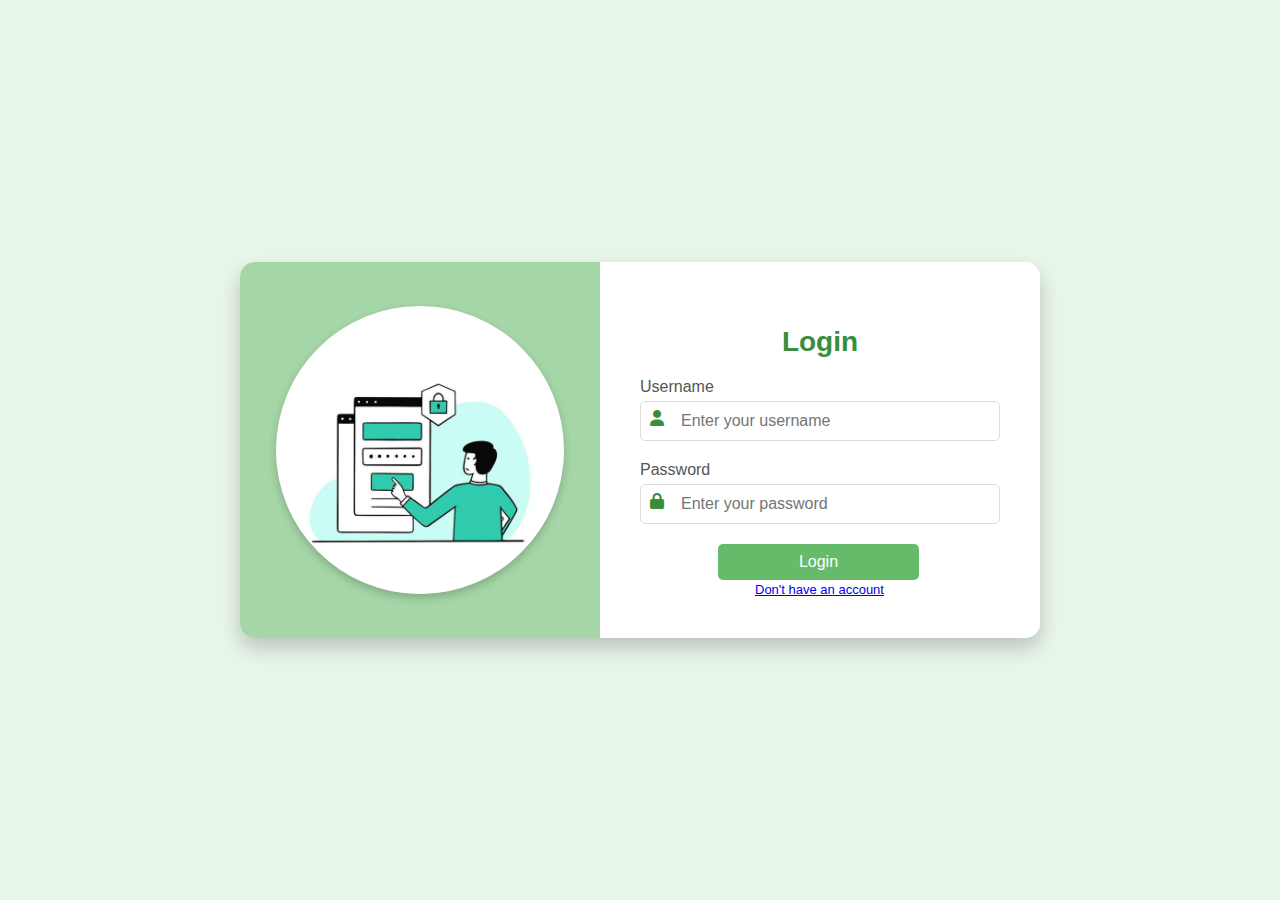
<file: index.html>
<!DOCTYPE html>
<html lang="en">
<head>
    <meta charset="UTF-8">
    <meta name="viewport" content="width=device-width, initial-scale=1.0">
    <title>Login</title>
    <!-- Link to Font Awesome for icons -->
    <link rel="stylesheet" href="https://cdnjs.cloudflare.com/ajax/libs/font-awesome/6.0.0-beta3/css/all.min.css">
</head>
<body>
    <style>
        body {
            font-family: 'Arial', sans-serif;
            background-color: #e8f5e9;
            display: flex;
            justify-content: center;
            align-items: center;
            height: 100vh;
            margin: 0;
        }

        .login-card {
            display: flex;
            background: #fff;
            border-radius: 15px;
            box-shadow: 0 10px 20px rgba(0, 0, 0, 0.2);
            overflow: hidden;
            max-width: 800px;
            width: 100%;
        }

        .image-section {
            flex: 1;
            background-color: #a5d6a7;
            display: flex;
            justify-content: center;
            align-items: center;
        }

        .image-section img {
            width: 80%;
            height: auto;
            border-radius: 50%;
            box-shadow: 0 4px 8px rgba(0, 0, 0, 0.2);
        }

        .form-section {
            flex: 1;
            padding: 40px;
            display: flex;
            flex-direction: column;
            justify-content: center;
            background-color: #ffffff;
        }
        .form-section a{
            font-size: small;
            margin-left: 115px;
        }

        .form-section h2 {
            margin-bottom: 20px;
            color: #388e3c;
            font-size: 28px;
            text-align: center;
        }

        .input-group {
            margin-bottom: 20px;
            position: relative;
        }

        .input-group label {
            display: block;
            margin-bottom: 5px;
            color: #555;
            font-size: 16px;
        }

        .input-group input {
            width: 100%;
            padding: 10px 40px;
            border: 1px solid #ddd;
            border-radius: 5px;
            font-size: 16px;
            box-sizing: border-box;
        }

        .input-group .fa {
            position: absolute;
            bottom: 10%;
            left: 10px;
            transform: translateY(-50%);
            color: #388e3c;
        }

        button {
            margin-left: 78px;
            padding: 9px;
            width: 201px;
            background-color: #66bb6a;
            border: none;
            border-radius: 5px;
            color: white;
            font-size: 16px;
            cursor: pointer;
            transition: background-color 0.3s ease;
        }

        button:hover {
            background-color: #4caf50;
        }
        
        button:focus {
            outline: none;
            box-shadow: 0 0 5px #4caf50;
        }

    </style>
    <div class="login-card">
        <div class="image-section">
            <img src="./login.jpg" alt="Login Image">
        </div>
        <div class="form-section">
            <h2>Login</h2>
            <form action="#" onsubmit="login(event)">
                <div class="input-group">
                    <label for="username">Username</label>
                    <i class="fa fa-user"></i>
                    <input type="text" id="username" placeholder="Enter your username">
                </div>
                <div class="input-group">
                    <label for="password">Password</label>
                    <i class="fa fa-lock"></i>
                    <input type="password" id="password" placeholder="Enter your password">
                </div>
                <button type="submit">Login</button> <br>
                <a href="./register.html">Don't have an account</a>
            </form>
        </div>
    </div>
    
    <script>
        function login(event) {
            event.preventDefault(); 
            
            const username = document.getElementById('username').value
            if(username){
                localStorage.setItem('USERNAME',username)
                window.location.href = './dashbord.html';
            } else {
                alert('Please enter your username');
            }

        }
    </script>
    
    </div>
</body>
</html>
</file>
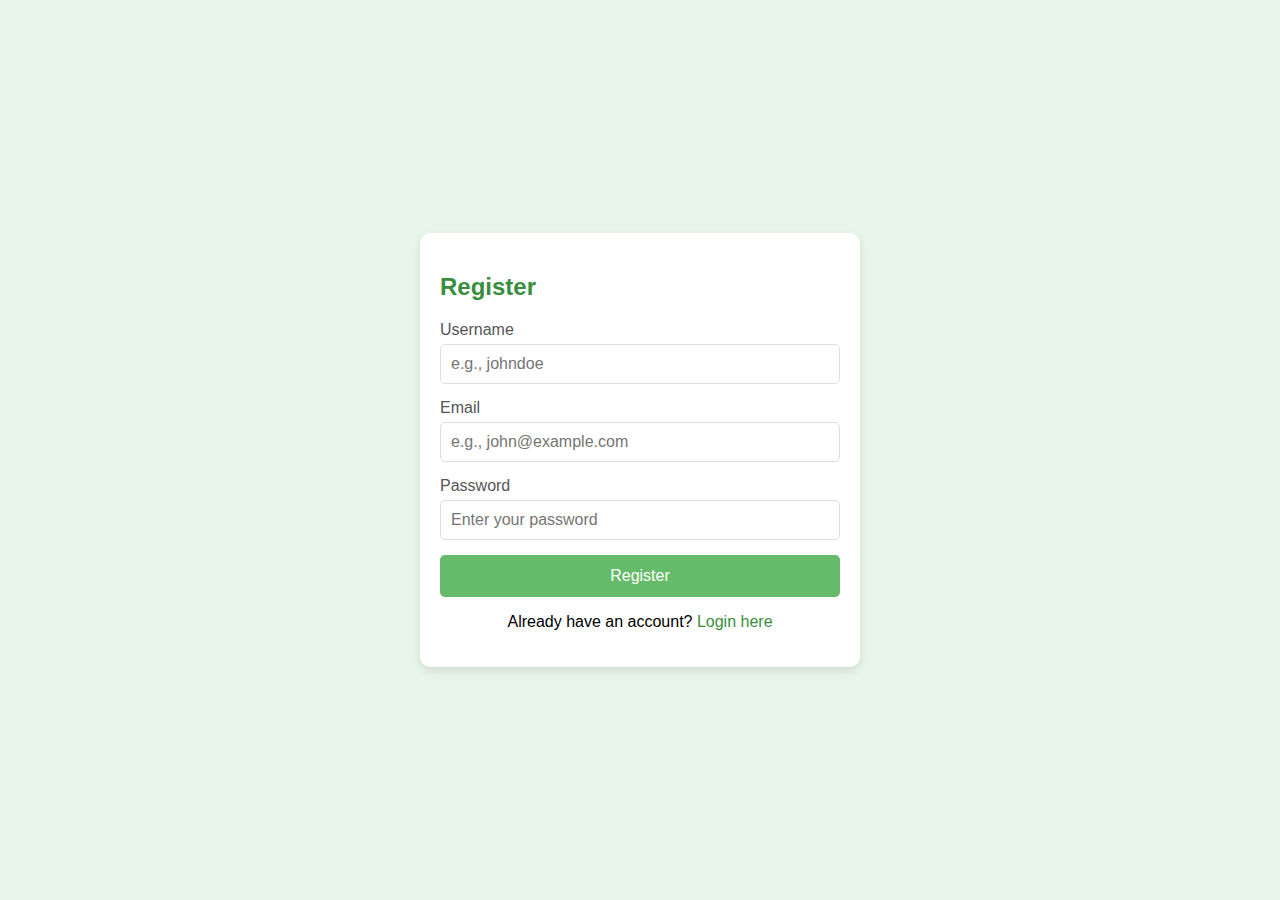
<file: register.html>
<!DOCTYPE html>
<html lang="en">
<head>
    <meta charset="UTF-8">
    <meta name="viewport" content="width=device-width, initial-scale=1.0">
    <title>Register</title>
    <link rel="stylesheet" href="https://cdnjs.cloudflare.com/ajax/libs/font-awesome/6.0.0-beta3/css/all.min.css">
    <style>
        body {
            font-family: 'Arial', sans-serif;
            background-color: #e8f5e9;
            margin: 0;
            padding: 0;
            display: flex;
            justify-content: center;
            align-items: center;
            height: 100vh;
        }

        .register-container {
            background-color: #fff;
            padding: 20px;
            border-radius: 10px;
            box-shadow: 0 4px 10px rgba(0, 0, 0, 0.1);
            width: 100%;
            max-width: 400px;
        }

        h2 {
            margin-bottom: 20px;
            color: #388e3c;
        }

        .input-group {
            margin-bottom: 15px;
            position: relative;
        }

        .input-group label {
            display: block;
            margin-bottom: 5px;
            color: #555;
            font-size: 16px;
        }

        .input-group input {
            width: 100%;
            padding: 10px;
            border: 1px solid #ddd;
            border-radius: 5px;
            font-size: 16px;
            box-sizing: border-box;
        }

        .input-group .fa {
            position: absolute;
            top: 50%;
            left: 10px;
            transform: translateY(-50%);
            color: #388e3c;
        }

        button {
            padding: 12px;
            background-color: #66bb6a;
            border: none;
            border-radius: 5px;
            color: white;
            font-size: 16px;
            cursor: pointer;
            transition: background-color 0.3s ease;
            width: 100%;
        }

        button:hover {
            background-color: #4caf50;
        }

        .link {
            display: block;
            margin-top: 10px;
            text-align: center;
        }

        .link a {
            color: #388e3c;
            text-decoration: none;
        }

        .link a:hover {
            text-decoration: underline;
        }
    </style>
</head>
<body>

<div class="register-container">
    <h2>Register</h2>
    <div class="input-group">
        <label for="reg-username">Username</label>
        <input type="text" id="reg-username" placeholder="e.g., johndoe">
    </div>
    <div class="input-group">
        <label for="reg-email">Email</label>
        <input type="email" id="reg-email" placeholder="e.g., john@example.com">
    </div>
    <div class="input-group">
        <label for="reg-password">Password</label>
        <input type="password" id="reg-password" placeholder="Enter your password">
    </div>
    <button onclick="register()">Register</button>
    <div class="link">
        <p>Already have an account? <a href="index.html">Login here</a></p>
    </div>
</div>

<script>
    function register() {
        const username = document.getElementById('reg-username').value.trim();
        const email = document.getElementById('reg-email').value.trim();
        const password = document.getElementById('reg-password').value.trim();

        if (username && email && password) {
            // Save user details to local storage (or handle registration logic)
            localStorage.setItem('username', username);
            localStorage.setItem('email', email);
            localStorage.setItem('password', password);
            
            alert('Registration successful! Please log in.');
            window.location.href = 'index.html'; // Redirect to login page
        } else {
            alert('Please fill out all fields.');
        }
    }
</script>

</body>
</html>
</file>
